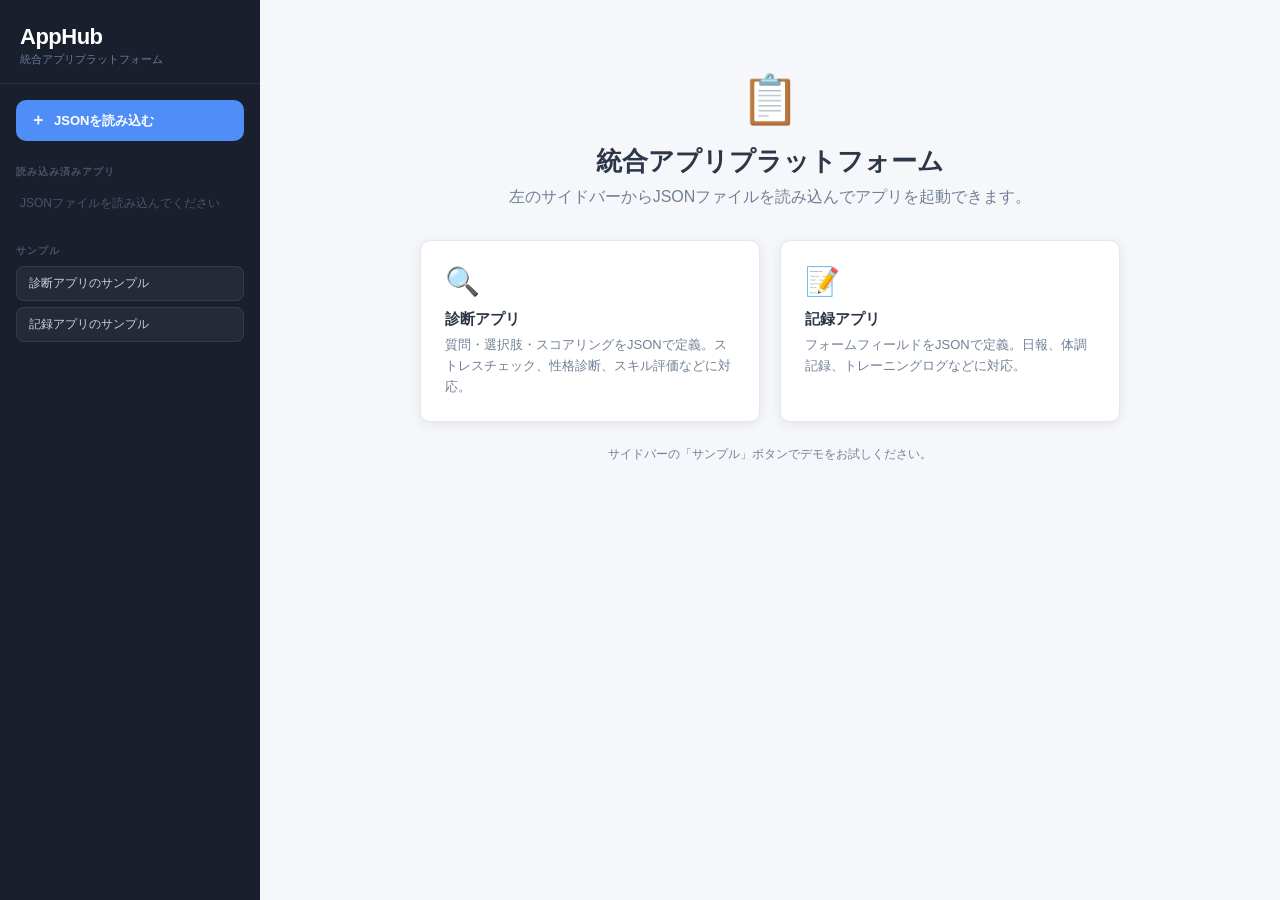
<file: index.html>
<!DOCTYPE html>
<html lang="ja">
<head>
  <meta charset="UTF-8" />
  <meta name="viewport" content="width=device-width, initial-scale=1.0" />
  <title>統合アプリプラットフォーム</title>
  <link rel="stylesheet" href="style.css" />
</head>
<body>
  <div id="app">
    <nav class="sidebar">
      <div class="sidebar-header">
        <h1 class="logo">AppHub</h1>
        <p class="logo-sub">統合アプリプラットフォーム</p>
      </div>

      <div class="sidebar-section">
        <label class="upload-btn" for="json-upload">
          <span class="icon">＋</span> JSONを読み込む
          <input type="file" id="json-upload" accept=".json" multiple hidden />
        </label>
      </div>

      <div class="sidebar-section">
        <p class="section-label">読み込み済みアプリ</p>
        <ul id="app-list" class="app-list">
          <li class="app-list-empty">JSONファイルを読み込んでください</li>
        </ul>
      </div>

      <div class="sidebar-section">
        <p class="section-label">サンプル</p>
        <button class="sample-btn" data-sample="diagnostic">診断アプリのサンプル</button>
        <button class="sample-btn" data-sample="record">記録アプリのサンプル</button>
      </div>
    </nav>

    <main class="main">
      <div id="welcome" class="welcome">
        <div class="welcome-icon">📋</div>
        <h2>統合アプリプラットフォーム</h2>
        <p>左のサイドバーからJSONファイルを読み込んでアプリを起動できます。</p>
        <div class="welcome-cards">
          <div class="card">
            <div class="card-icon">🔍</div>
            <h3>診断アプリ</h3>
            <p>質問・選択肢・スコアリングをJSONで定義。ストレスチェック、性格診断、スキル評価などに対応。</p>
          </div>
          <div class="card">
            <div class="card-icon">📝</div>
            <h3>記録アプリ</h3>
            <p>フォームフィールドをJSONで定義。日報、体調記録、トレーニングログなどに対応。</p>
          </div>
        </div>
        <p class="hint">サイドバーの「サンプル」ボタンでデモをお試しください。</p>
      </div>

      <div id="app-container" class="app-container hidden"></div>
    </main>
  </div>

  <div id="toast" class="toast hidden"></div>

  <script src="app.js"></script>
</body>
</html>
</file>
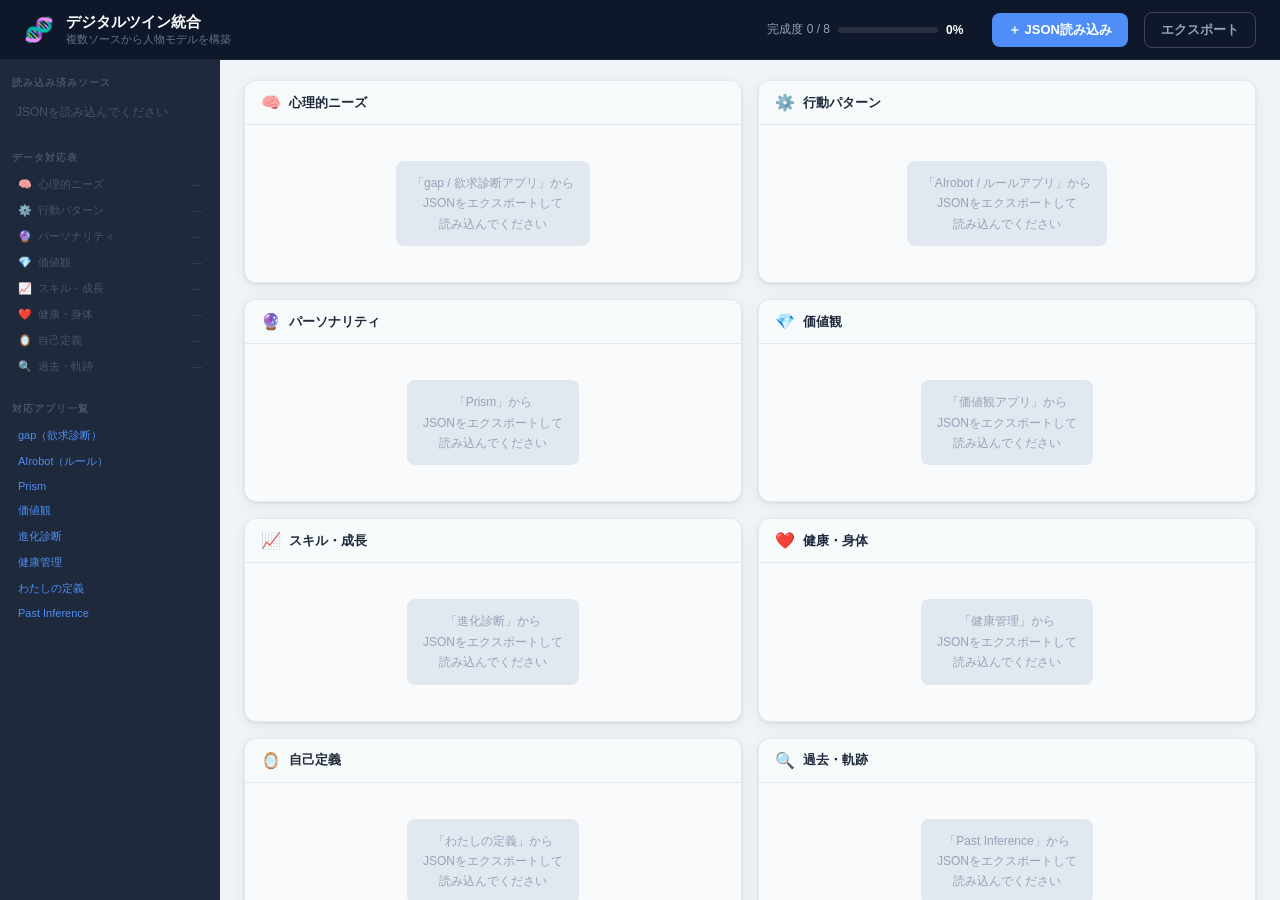
<file: twin.html>
<!DOCTYPE html>
<html lang="ja">
<head>
  <meta charset="UTF-8" />
  <meta name="viewport" content="width=device-width, initial-scale=1.0" />
  <title>デジタルツイン統合ダッシュボード</title>
  <link rel="stylesheet" href="twin.css" />
</head>
<body>
<div id="app">

  <header class="header">
    <div class="header-brand">
      <span class="brand-icon">🧬</span>
      <div>
        <div class="brand-title">デジタルツイン統合</div>
        <div class="brand-sub">複数ソースから人物モデルを構築</div>
      </div>
    </div>
    <div class="header-actions">
      <div class="comp-widget">
        <span id="comp-text">完成度 0 / 8</span>
        <div class="comp-track"><div class="comp-fill" id="comp-fill"></div></div>
        <span id="comp-pct" class="comp-pct">0%</span>
      </div>
      <label class="btn btn-primary" for="file-input">
        ＋ JSON読み込み
        <input type="file" id="file-input" accept=".json" multiple hidden />
      </label>
      <button class="btn btn-outline" id="export-btn">エクスポート</button>
    </div>
  </header>

  <div class="layout">

    <aside class="sidebar">
      <div class="sidebar-title">読み込み済みソース</div>
      <div id="sources-list">
        <div class="empty-sources">JSONを読み込んでください</div>
      </div>

      <div class="sidebar-title" style="margin-top:24px">データ対応表</div>
      <ul class="smap-list" id="source-map-list"></ul>

      <div class="sidebar-title" style="margin-top:24px">対応アプリ一覧</div>
      <div class="app-links">
        <a class="app-link" href="https://gap-steel.vercel.app/" target="_blank">gap（欲求診断）</a>
        <a class="app-link" href="https://a-irobot.vercel.app/" target="_blank">AIrobot（ルール）</a>
        <a class="app-link" href="https://prism-solnova.vercel.app/" target="_blank">Prism</a>
        <a class="app-link" href="https://valuse.vercel.app/" target="_blank">価値観</a>
        <a class="app-link" href="https://evolve-five-gamma.vercel.app/" target="_blank">進化診断</a>
        <a class="app-link" href="https://v0-life-tracker-i321ccks6-zekiahandales-6710s-projects.vercel.app/" target="_blank">健康管理</a>
        <a class="app-link" href="https://whoyournot.vercel.app/" target="_blank">わたしの定義</a>
        <a class="app-link" href="https://pazst.vercel.app/" target="_blank">Past Inference</a>
      </div>
    </aside>

    <main class="main">
      <div id="insights" class="insights-section hidden"></div>
      <div class="twin-grid" id="twin-grid"></div>
    </main>

  </div>
</div>

<div id="toast" class="toast hidden"></div>
<script src="twin.js"></script>
</body>
</html>
</file>
<file: style.css>
*, *::before, *::after { box-sizing: border-box; margin: 0; padding: 0; }

:root {
  --bg: #f5f7fa;
  --sidebar-bg: #1a1f2e;
  --sidebar-text: #c9d1e0;
  --accent: #4f8ef7;
  --accent-hover: #3a7be0;
  --success: #34c98b;
  --danger: #f25c5c;
  --warn: #f7a04f;
  --card-bg: #ffffff;
  --border: #e2e8f0;
  --text: #2d3748;
  --text-muted: #718096;
  --radius: 10px;
  --shadow: 0 2px 12px rgba(0,0,0,0.08);
}

body {
  font-family: 'Segoe UI', 'Hiragino Kaku Gothic ProN', sans-serif;
  background: var(--bg);
  color: var(--text);
  height: 100vh;
  overflow: hidden;
}

#app {
  display: flex;
  height: 100vh;
}

/* ── Sidebar ── */
.sidebar {
  width: 260px;
  min-width: 260px;
  background: var(--sidebar-bg);
  color: var(--sidebar-text);
  display: flex;
  flex-direction: column;
  gap: 0;
  overflow-y: auto;
  padding-bottom: 24px;
}

.sidebar-header {
  padding: 24px 20px 16px;
  border-bottom: 1px solid rgba(255,255,255,0.07);
}

.logo {
  font-size: 22px;
  font-weight: 700;
  color: #fff;
  letter-spacing: -0.5px;
}

.logo-sub {
  font-size: 11px;
  color: #6b7a99;
  margin-top: 2px;
}

.sidebar-section {
  padding: 16px 16px 8px;
}

.section-label {
  font-size: 10px;
  text-transform: uppercase;
  letter-spacing: 1px;
  color: #4a5568;
  margin-bottom: 8px;
  font-weight: 600;
}

.upload-btn {
  display: flex;
  align-items: center;
  gap: 8px;
  width: 100%;
  padding: 10px 14px;
  background: var(--accent);
  color: #fff;
  border-radius: var(--radius);
  cursor: pointer;
  font-size: 13px;
  font-weight: 600;
  transition: background 0.15s;
}

.upload-btn:hover { background: var(--accent-hover); }

.upload-btn .icon { font-size: 16px; font-style: normal; }

.app-list {
  list-style: none;
  display: flex;
  flex-direction: column;
  gap: 4px;
}

.app-list-empty {
  font-size: 12px;
  color: #4a5568;
  padding: 8px 4px;
}

.app-item {
  display: flex;
  align-items: center;
  gap: 10px;
  padding: 10px 12px;
  border-radius: 8px;
  cursor: pointer;
  font-size: 13px;
  transition: background 0.12s;
  position: relative;
}

.app-item:hover { background: rgba(255,255,255,0.06); }

.app-item.active { background: rgba(79,142,247,0.2); color: #fff; }

.app-item-icon { font-size: 16px; }

.app-item-info { flex: 1; min-width: 0; }

.app-item-name {
  font-weight: 500;
  white-space: nowrap;
  overflow: hidden;
  text-overflow: ellipsis;
}

.app-item-type {
  font-size: 10px;
  color: #6b7a99;
  margin-top: 1px;
}

.app-item-delete {
  background: none;
  border: none;
  color: #4a5568;
  cursor: pointer;
  font-size: 14px;
  padding: 2px 4px;
  border-radius: 4px;
  opacity: 0;
  transition: opacity 0.15s, color 0.15s;
}

.app-item:hover .app-item-delete { opacity: 1; }
.app-item-delete:hover { color: var(--danger); }

.sample-btn {
  display: block;
  width: 100%;
  padding: 8px 12px;
  background: rgba(255,255,255,0.05);
  border: 1px solid rgba(255,255,255,0.08);
  color: var(--sidebar-text);
  border-radius: 8px;
  cursor: pointer;
  font-size: 12px;
  text-align: left;
  margin-bottom: 6px;
  transition: background 0.12s;
}

.sample-btn:hover { background: rgba(255,255,255,0.1); }

/* ── Main ── */
.main {
  flex: 1;
  overflow-y: auto;
  padding: 32px;
}

.hidden { display: none !important; }

/* Welcome screen */
.welcome {
  max-width: 700px;
  margin: 40px auto;
  text-align: center;
}

.welcome-icon { font-size: 48px; margin-bottom: 16px; }
.welcome h2 { font-size: 26px; font-weight: 700; margin-bottom: 8px; }
.welcome > p { color: var(--text-muted); margin-bottom: 32px; }

.welcome-cards {
  display: grid;
  grid-template-columns: 1fr 1fr;
  gap: 20px;
  margin-bottom: 24px;
}

.card {
  background: var(--card-bg);
  border: 1px solid var(--border);
  border-radius: var(--radius);
  padding: 24px;
  text-align: left;
  box-shadow: var(--shadow);
}

.card-icon { font-size: 28px; margin-bottom: 12px; }
.card h3 { font-size: 15px; font-weight: 600; margin-bottom: 6px; }
.card p { font-size: 13px; color: var(--text-muted); line-height: 1.6; }

.hint { font-size: 12px; color: var(--text-muted); }

/* ── App container ── */
.app-container {
  max-width: 760px;
  margin: 0 auto;
}

.app-header {
  display: flex;
  align-items: center;
  gap: 12px;
  margin-bottom: 28px;
}

.app-header-icon { font-size: 28px; }

.app-title { font-size: 22px; font-weight: 700; }
.app-desc { font-size: 13px; color: var(--text-muted); margin-top: 2px; }

/* ── Diagnostic App ── */
.diagnostic-progress {
  background: var(--border);
  border-radius: 100px;
  height: 6px;
  margin-bottom: 24px;
  overflow: hidden;
}

.diagnostic-progress-bar {
  height: 100%;
  background: var(--accent);
  border-radius: 100px;
  transition: width 0.3s ease;
}

.question-card {
  background: var(--card-bg);
  border: 1px solid var(--border);
  border-radius: var(--radius);
  padding: 28px;
  box-shadow: var(--shadow);
}

.question-num {
  font-size: 12px;
  color: var(--text-muted);
  margin-bottom: 8px;
  font-weight: 600;
  letter-spacing: 0.5px;
}

.question-text {
  font-size: 17px;
  font-weight: 600;
  line-height: 1.5;
  margin-bottom: 20px;
}

.options {
  display: flex;
  flex-direction: column;
  gap: 10px;
}

.option-btn {
  display: flex;
  align-items: center;
  gap: 12px;
  padding: 14px 18px;
  background: var(--bg);
  border: 2px solid var(--border);
  border-radius: 8px;
  cursor: pointer;
  font-size: 14px;
  text-align: left;
  transition: border-color 0.15s, background 0.15s;
  width: 100%;
  color: var(--text);
}

.option-btn:hover { border-color: var(--accent); background: #eef4ff; }
.option-btn.selected { border-color: var(--accent); background: #eef4ff; }

.option-label {
  display: flex;
  align-items: center;
  justify-content: center;
  width: 26px;
  height: 26px;
  background: var(--border);
  border-radius: 50%;
  font-size: 12px;
  font-weight: 700;
  flex-shrink: 0;
}

.option-btn.selected .option-label {
  background: var(--accent);
  color: #fff;
}

.question-nav {
  display: flex;
  justify-content: space-between;
  align-items: center;
  margin-top: 20px;
}

.q-counter { font-size: 13px; color: var(--text-muted); }

/* Result */
.result-card {
  background: var(--card-bg);
  border: 1px solid var(--border);
  border-radius: var(--radius);
  padding: 36px;
  box-shadow: var(--shadow);
  text-align: center;
}

.result-score-ring {
  display: inline-flex;
  align-items: center;
  justify-content: center;
  width: 100px;
  height: 100px;
  border-radius: 50%;
  border: 6px solid var(--accent);
  font-size: 28px;
  font-weight: 700;
  color: var(--accent);
  margin-bottom: 20px;
}

.result-label {
  font-size: 22px;
  font-weight: 700;
  margin-bottom: 8px;
}

.result-desc {
  font-size: 14px;
  color: var(--text-muted);
  line-height: 1.7;
  margin-bottom: 24px;
  max-width: 480px;
  margin-left: auto;
  margin-right: auto;
}

.result-breakdown {
  background: var(--bg);
  border-radius: 8px;
  padding: 16px 20px;
  text-align: left;
  margin-bottom: 24px;
}

.result-breakdown-title {
  font-size: 12px;
  font-weight: 600;
  color: var(--text-muted);
  margin-bottom: 10px;
  letter-spacing: 0.5px;
  text-transform: uppercase;
}

.breakdown-row {
  display: flex;
  justify-content: space-between;
  font-size: 13px;
  padding: 4px 0;
  border-bottom: 1px solid var(--border);
}

.breakdown-row:last-child { border-bottom: none; }

/* ── Record App ── */
.record-form {
  background: var(--card-bg);
  border: 1px solid var(--border);
  border-radius: var(--radius);
  padding: 28px;
  box-shadow: var(--shadow);
  margin-bottom: 20px;
}

.form-group {
  margin-bottom: 18px;
}

.form-label {
  display: block;
  font-size: 13px;
  font-weight: 600;
  margin-bottom: 6px;
  color: var(--text);
}

.form-label .required {
  color: var(--danger);
  margin-left: 4px;
}

.form-input, .form-select, .form-textarea {
  width: 100%;
  padding: 10px 12px;
  border: 1.5px solid var(--border);
  border-radius: 8px;
  font-size: 14px;
  font-family: inherit;
  color: var(--text);
  background: #fff;
  transition: border-color 0.15s;
  outline: none;
}

.form-input:focus, .form-select:focus, .form-textarea:focus {
  border-color: var(--accent);
}

.form-textarea { resize: vertical; min-height: 80px; }

.form-hint {
  font-size: 11px;
  color: var(--text-muted);
  margin-top: 4px;
}

.radio-group, .checkbox-group {
  display: flex;
  flex-direction: column;
  gap: 8px;
}

.radio-label, .checkbox-label {
  display: flex;
  align-items: center;
  gap: 8px;
  font-size: 14px;
  cursor: pointer;
}

.radio-label input, .checkbox-label input { cursor: pointer; }

.range-row {
  display: flex;
  align-items: center;
  gap: 12px;
}

.form-range { flex: 1; }
.range-value {
  font-size: 14px;
  font-weight: 600;
  min-width: 32px;
  text-align: center;
  color: var(--accent);
}

/* Records list */
.records-section {
  background: var(--card-bg);
  border: 1px solid var(--border);
  border-radius: var(--radius);
  padding: 20px;
  box-shadow: var(--shadow);
}

.records-header {
  display: flex;
  justify-content: space-between;
  align-items: center;
  margin-bottom: 14px;
}

.records-title {
  font-size: 14px;
  font-weight: 600;
}

.record-count {
  font-size: 12px;
  color: var(--text-muted);
}

.records-list {
  display: flex;
  flex-direction: column;
  gap: 8px;
}

.record-row {
  display: grid;
  gap: 8px;
  padding: 12px 14px;
  background: var(--bg);
  border-radius: 8px;
  font-size: 13px;
}

.record-row-header {
  display: flex;
  justify-content: space-between;
  align-items: center;
}

.record-timestamp {
  font-size: 11px;
  color: var(--text-muted);
}

.record-delete {
  background: none;
  border: none;
  color: var(--text-muted);
  cursor: pointer;
  font-size: 13px;
  padding: 2px 6px;
  border-radius: 4px;
  transition: color 0.15s, background 0.15s;
}

.record-delete:hover { color: var(--danger); background: #fee; }

.record-fields { display: flex; flex-wrap: wrap; gap: 6px 16px; }

.record-field { font-size: 12px; color: var(--text-muted); }
.record-field strong { color: var(--text); }

.no-records {
  text-align: center;
  padding: 24px;
  color: var(--text-muted);
  font-size: 13px;
}

.export-btn {
  background: none;
  border: 1.5px solid var(--border);
  color: var(--text-muted);
  padding: 6px 12px;
  border-radius: 6px;
  font-size: 12px;
  cursor: pointer;
  transition: border-color 0.15s, color 0.15s;
}

.export-btn:hover { border-color: var(--accent); color: var(--accent); }

/* ── Buttons ── */
.btn {
  display: inline-flex;
  align-items: center;
  gap: 6px;
  padding: 10px 20px;
  border-radius: 8px;
  font-size: 14px;
  font-weight: 600;
  cursor: pointer;
  border: none;
  transition: background 0.15s, transform 0.1s;
}

.btn:active { transform: scale(0.97); }

.btn-primary { background: var(--accent); color: #fff; }
.btn-primary:hover { background: var(--accent-hover); }
.btn-primary:disabled { background: #a0aec0; cursor: not-allowed; }

.btn-secondary {
  background: transparent;
  border: 1.5px solid var(--border);
  color: var(--text);
}

.btn-secondary:hover { background: var(--border); }

.btn-success { background: var(--success); color: #fff; }
.btn-success:hover { background: #28b57d; }

/* ── Toast ── */
.toast {
  position: fixed;
  bottom: 24px;
  right: 24px;
  background: #2d3748;
  color: #fff;
  padding: 12px 20px;
  border-radius: 8px;
  font-size: 13px;
  box-shadow: 0 4px 20px rgba(0,0,0,0.2);
  z-index: 1000;
  animation: slideIn 0.25s ease;
}

.toast.error { background: var(--danger); }
.toast.success { background: var(--success); }

@keyframes slideIn {
  from { opacity: 0; transform: translateY(10px); }
  to   { opacity: 1; transform: translateY(0); }
}

/* ── Responsive ── */
@media (max-width: 640px) {
  .sidebar { width: 220px; min-width: 220px; }
  .main { padding: 16px; }
  .welcome-cards { grid-template-columns: 1fr; }
}
</file>
<file: twin.css>
*, *::before, *::after { box-sizing: border-box; margin: 0; padding: 0; }

:root {
  --bg: #f0f4f8;
  --header-bg: #0f172a;
  --sidebar-bg: #1e293b;
  --card-bg: #ffffff;
  --card-empty-bg: #f8fafc;
  --accent: #4f8ef7;
  --accent2: #7c3aed;
  --success: #10b981;
  --warn: #f59e0b;
  --danger: #ef4444;
  --border: #e2e8f0;
  --text: #1e293b;
  --text-muted: #64748b;
  --text-light: #94a3b8;
  --radius: 12px;
  --shadow: 0 1px 3px rgba(0,0,0,.08), 0 4px 16px rgba(0,0,0,.06);
}

body {
  font-family: 'Segoe UI', 'Hiragino Kaku Gothic ProN', 'Yu Gothic', sans-serif;
  background: var(--bg);
  color: var(--text);
  height: 100vh;
  overflow: hidden;
}

#app { display: flex; flex-direction: column; height: 100vh; }

/* ── Header ── */
.header {
  background: var(--header-bg);
  color: #fff;
  display: flex;
  align-items: center;
  justify-content: space-between;
  padding: 0 24px;
  height: 60px;
  flex-shrink: 0;
  border-bottom: 1px solid rgba(255,255,255,.06);
}

.header-brand {
  display: flex;
  align-items: center;
  gap: 12px;
}

.brand-icon { font-size: 24px; }
.brand-title { font-size: 15px; font-weight: 700; color: #fff; }
.brand-sub { font-size: 11px; color: #64748b; }

.header-actions {
  display: flex;
  align-items: center;
  gap: 16px;
}

/* completeness widget */
.comp-widget {
  display: flex;
  align-items: center;
  gap: 8px;
  font-size: 12px;
  color: #94a3b8;
}

.comp-track {
  width: 100px;
  height: 6px;
  background: rgba(255,255,255,.1);
  border-radius: 100px;
  overflow: hidden;
}

.comp-fill {
  height: 100%;
  background: linear-gradient(90deg, var(--accent), #7c3aed);
  border-radius: 100px;
  transition: width .4s ease;
}

.comp-pct { font-weight: 700; color: #fff; min-width: 30px; }

/* buttons */
.btn {
  display: inline-flex;
  align-items: center;
  gap: 6px;
  padding: 8px 16px;
  border-radius: 8px;
  font-size: 13px;
  font-weight: 600;
  cursor: pointer;
  border: none;
  transition: background .15s, opacity .15s;
  white-space: nowrap;
}

.btn-primary { background: var(--accent); color: #fff; }
.btn-primary:hover { background: #3a7be0; }
.btn-outline {
  background: transparent;
  border: 1.5px solid rgba(255,255,255,.2);
  color: #94a3b8;
}
.btn-outline:hover { border-color: rgba(255,255,255,.4); color: #fff; }

/* ── Layout ── */
.layout {
  display: flex;
  flex: 1;
  overflow: hidden;
}

/* ── Sidebar ── */
.sidebar {
  width: 220px;
  min-width: 220px;
  background: var(--sidebar-bg);
  color: #cbd5e1;
  overflow-y: auto;
  padding: 16px 12px 24px;
  flex-shrink: 0;
}

.sidebar-title {
  font-size: 10px;
  text-transform: uppercase;
  letter-spacing: 1px;
  color: #475569;
  font-weight: 700;
  margin-bottom: 8px;
}

.empty-sources {
  font-size: 12px;
  color: #475569;
  padding: 6px 4px;
}

.source-item {
  display: flex;
  align-items: center;
  gap: 8px;
  padding: 8px;
  background: rgba(255,255,255,.04);
  border-radius: 8px;
  margin-bottom: 4px;
}

.source-icon { font-size: 16px; flex-shrink: 0; }
.source-info { min-width: 0; }
.source-name {
  font-size: 11px;
  font-weight: 500;
  color: #e2e8f0;
  white-space: nowrap;
  overflow: hidden;
  text-overflow: ellipsis;
}
.source-type { font-size: 10px; color: #64748b; }

/* source map list */
.smap-list { list-style: none; display: flex; flex-direction: column; gap: 3px; }

.smap-item {
  display: flex;
  align-items: center;
  gap: 6px;
  font-size: 11px;
  padding: 4px 6px;
  border-radius: 6px;
  color: #475569;
  transition: background .12s;
}

.smap-item.loaded {
  background: rgba(79,142,247,.12);
  color: #93c5fd;
}

.smap-status {
  margin-left: auto;
  font-size: 10px;
  color: #10b981;
}

.smap-item:not(.loaded) .smap-status { color: #374151; }

/* app links */
.app-links {
  display: flex;
  flex-direction: column;
  gap: 3px;
}

.app-link {
  font-size: 11px;
  color: #4f8ef7;
  text-decoration: none;
  padding: 4px 6px;
  border-radius: 6px;
  transition: background .12s;
  white-space: nowrap;
  overflow: hidden;
  text-overflow: ellipsis;
}

.app-link:hover { background: rgba(79,142,247,.1); color: #93c5fd; }

/* ── Main ── */
.main {
  flex: 1;
  overflow-y: auto;
  padding: 20px 24px;
}

.hidden { display: none !important; }

/* ── Insights ── */
.insights-section {
  background: linear-gradient(135deg, #1e293b, #0f172a);
  border: 1px solid rgba(124,58,237,.3);
  border-radius: var(--radius);
  padding: 16px 20px;
  margin-bottom: 20px;
}

.insights-header {
  font-size: 13px;
  font-weight: 700;
  color: #a78bfa;
  margin-bottom: 12px;
  letter-spacing: 0.3px;
}

.insights-list {
  display: grid;
  grid-template-columns: repeat(auto-fill, minmax(280px, 1fr));
  gap: 10px;
}

.insight-item {
  background: rgba(255,255,255,.04);
  border-radius: 8px;
  padding: 12px 14px;
  border-left: 3px solid transparent;
}

.insight-item.conflict  { border-left-color: #f59e0b; }
.insight-item.compensation { border-left-color: #4f8ef7; }
.insight-item.strength  { border-left-color: #10b981; }
.insight-item.info      { border-left-color: #64748b; }

.insight-title {
  font-size: 12px;
  font-weight: 700;
  color: #e2e8f0;
  margin-bottom: 4px;
}

.insight-text {
  font-size: 12px;
  color: #94a3b8;
  line-height: 1.6;
}

/* ── Twin Grid ── */
.twin-grid {
  display: grid;
  grid-template-columns: 1fr 1fr;
  gap: 16px;
}

.twin-card {
  background: var(--card-bg);
  border-radius: var(--radius);
  box-shadow: var(--shadow);
  border: 1.5px solid var(--border);
  overflow: hidden;
  transition: border-color .2s;
}

.twin-card.has-data { border-color: rgba(79,142,247,.4); }
.twin-card.no-data  { background: var(--card-empty-bg); }

.card-header {
  display: flex;
  align-items: center;
  gap: 8px;
  padding: 12px 16px;
  border-bottom: 1px solid var(--border);
  background: rgba(248,250,252,.8);
}

.has-data .card-header {
  background: linear-gradient(90deg, rgba(79,142,247,.06), transparent);
}

.card-icon { font-size: 16px; }
.card-title { font-size: 13px; font-weight: 700; flex: 1; }

.card-remove {
  background: none;
  border: none;
  color: #94a3b8;
  cursor: pointer;
  font-size: 12px;
  padding: 2px 6px;
  border-radius: 4px;
  transition: color .12s, background .12s;
  line-height: 1;
}

.card-remove:hover { color: var(--danger); background: #fee2e2; }

.card-body { padding: 16px; }

/* ── Empty card ── */
.empty-card {
  display: flex;
  align-items: center;
  justify-content: center;
  min-height: 100px;
  padding: 20px;
}

.empty-hint {
  text-align: center;
  font-size: 12px;
  color: var(--text-light);
  line-height: 1.7;
  background: var(--border);
  border-radius: 8px;
  padding: 12px 16px;
}

/* ── Needs section ── */
.needs-layout {
  display: flex;
  gap: 16px;
  align-items: flex-start;
}

.radar-wrap {
  flex-shrink: 0;
  background: #0f172a;
  border-radius: 10px;
  padding: 8px;
  display: flex;
  align-items: center;
  justify-content: center;
}

.needs-detail { flex: 1; min-width: 0; }

.fulfillment-pct {
  display: flex;
  align-items: baseline;
  gap: 6px;
  margin-bottom: 12px;
}

.pct-num {
  font-size: 28px;
  font-weight: 800;
  color: #4f8ef7;
  line-height: 1;
}

.pct-label { font-size: 12px; color: var(--text-muted); }

.gap-title {
  font-size: 11px;
  font-weight: 700;
  color: var(--text-muted);
  text-transform: uppercase;
  letter-spacing: .5px;
  margin-bottom: 8px;
}

.gap-item {
  display: flex;
  align-items: center;
  gap: 8px;
  margin-bottom: 6px;
  font-size: 12px;
}

.gap-label { width: 80px; flex-shrink: 0; color: var(--text); font-weight: 500; }

.gap-bar-wrap {
  flex: 1;
  height: 6px;
  background: #f1f5f9;
  border-radius: 100px;
  overflow: hidden;
}

.gap-bar {
  height: 100%;
  background: linear-gradient(90deg, #fb923c, #ef4444);
  border-radius: 100px;
  transition: width .4s;
}

.gap-score {
  font-size: 11px;
  font-weight: 700;
  color: #ef4444;
  min-width: 20px;
  text-align: right;
}

.all-good {
  font-size: 13px;
  color: var(--success);
  font-weight: 600;
  padding: 8px 0;
}

.interpretation {
  margin-top: 12px;
  font-size: 12px;
  color: var(--text-muted);
  line-height: 1.7;
  background: #f8fafc;
  border-radius: 8px;
  padding: 10px 12px;
  border-left: 3px solid #4f8ef7;
}

/* ── Behavior section ── */
.behavior-stats {
  display: flex;
  gap: 12px;
  margin-bottom: 12px;
}

.bstat {
  flex: 1;
  background: #f8fafc;
  border-radius: 8px;
  padding: 10px 12px;
  text-align: center;
}

.bstat-num {
  font-size: 22px;
  font-weight: 800;
  color: var(--accent);
  line-height: 1;
}

.bstat-label {
  font-size: 10px;
  color: var(--text-muted);
  margin-top: 2px;
}

.traits-row {
  display: flex;
  flex-wrap: wrap;
  gap: 6px;
  margin-bottom: 12px;
}

.trait-badge {
  display: inline-flex;
  align-items: center;
  gap: 4px;
  background: rgba(79,142,247,.1);
  color: #4f8ef7;
  border: 1px solid rgba(79,142,247,.2);
  border-radius: 100px;
  padding: 3px 10px;
  font-size: 11px;
  font-weight: 600;
}

.routines {
  display: flex;
  flex-direction: column;
  gap: 10px;
  max-height: 280px;
  overflow-y: auto;
}

.slot-group {
  background: #f8fafc;
  border-radius: 8px;
  padding: 10px 12px;
}

.slot-header {
  display: flex;
  align-items: center;
  justify-content: space-between;
  font-size: 12px;
  font-weight: 700;
  color: var(--text);
  margin-bottom: 8px;
}

.slot-count {
  font-size: 10px;
  color: var(--text-muted);
  background: var(--border);
  border-radius: 100px;
  padding: 1px 6px;
}

.slot-rules {
  display: flex;
  flex-wrap: wrap;
  gap: 4px;
}

.rule-chip {
  background: #fff;
  border: 1px solid var(--border);
  border-radius: 100px;
  padding: 3px 10px;
  font-size: 11px;
  color: var(--text);
}

.rule-ifthen {
  display: flex;
  align-items: center;
  gap: 6px;
  font-size: 11px;
  width: 100%;
  padding: 3px 0;
  border-bottom: 1px solid var(--border);
}

.rule-ifthen:last-child { border-bottom: none; }

.if-part  { color: var(--text-muted); flex: 1; min-width: 0; overflow: hidden; text-overflow: ellipsis; white-space: nowrap; }
.arrow    { color: #94a3b8; flex-shrink: 0; }
.then-part{ color: var(--text); font-weight: 500; flex: 1; min-width: 0; overflow: hidden; text-overflow: ellipsis; white-space: nowrap; }

.rule-more {
  font-size: 11px;
  color: var(--text-light);
  padding: 2px 8px;
}

/* ── Toast ── */
.toast {
  position: fixed;
  bottom: 24px;
  right: 24px;
  background: #1e293b;
  color: #fff;
  padding: 12px 20px;
  border-radius: 10px;
  font-size: 13px;
  box-shadow: 0 4px 20px rgba(0,0,0,.2);
  z-index: 1000;
  animation: slideUp .2s ease;
}

.toast.success { background: #065f46; }
.toast.error   { background: #7f1d1d; }

@keyframes slideUp {
  from { opacity: 0; transform: translateY(8px); }
  to   { opacity: 1; transform: translateY(0); }
}

/* ── Responsive ── */
@media (max-width: 900px) {
  .sidebar { display: none; }
  .twin-grid { grid-template-columns: 1fr; }
  .needs-layout { flex-direction: column; align-items: center; }
}
</file>
